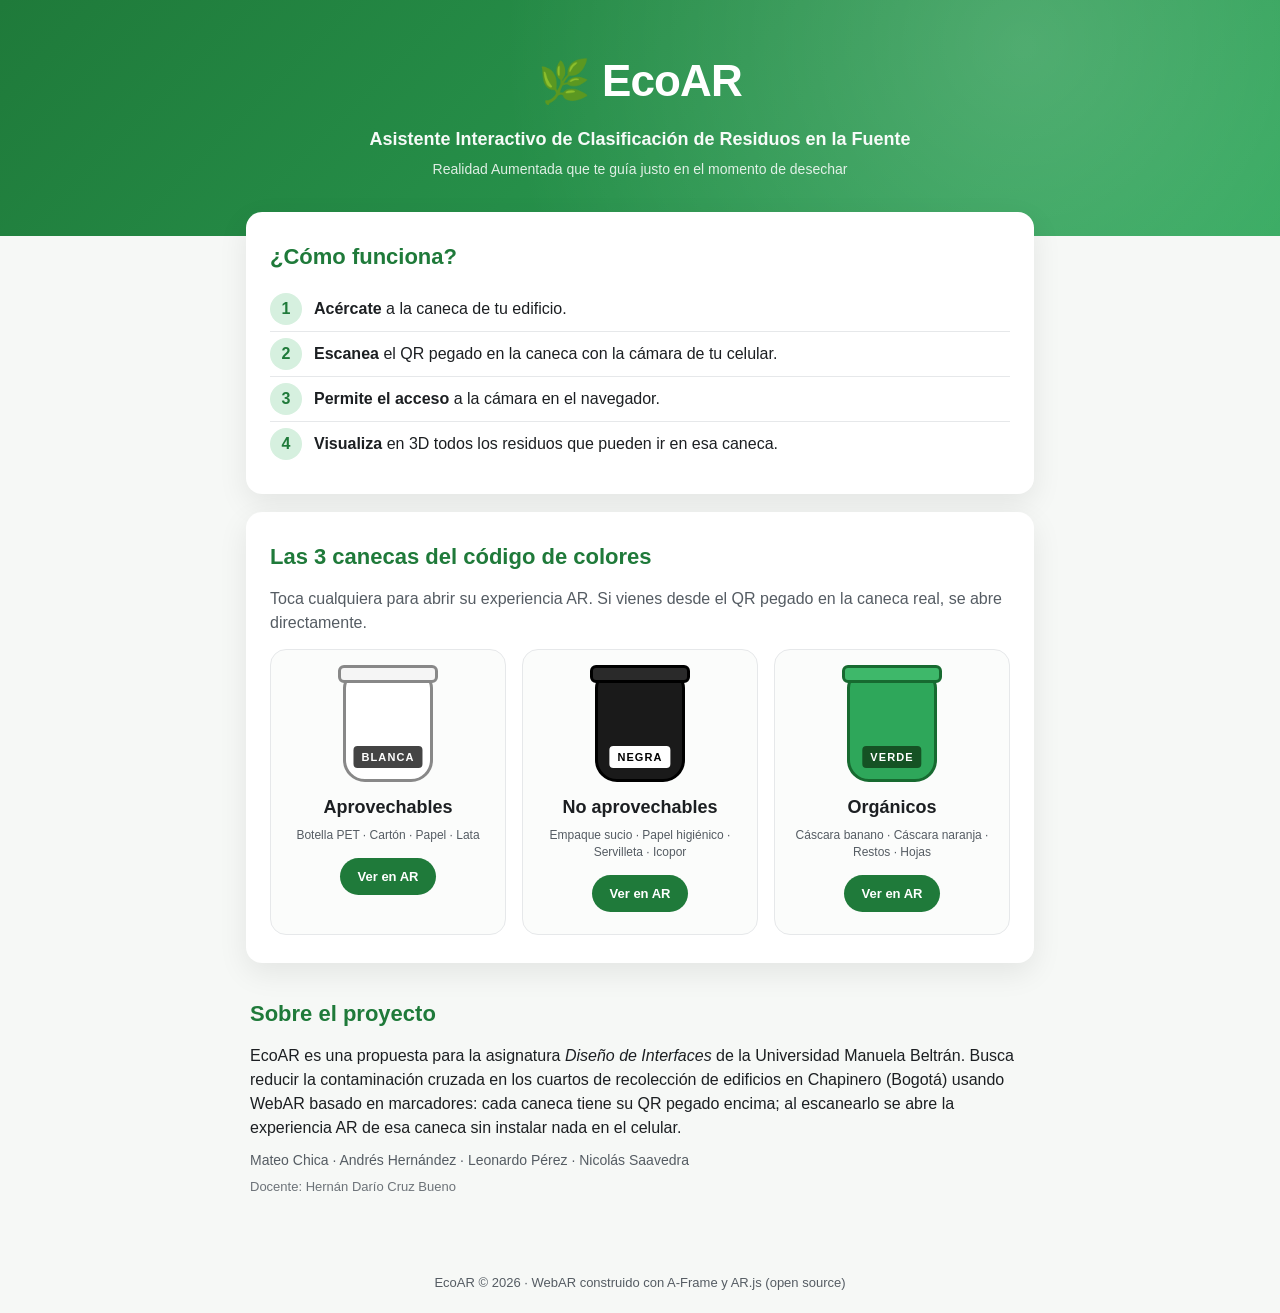
<file: index.html>
<!DOCTYPE html>
<html lang="es">
<head>
  <meta charset="UTF-8" />
  <meta name="viewport" content="width=device-width, initial-scale=1.0, maximum-scale=1.0, user-scalable=no" />
  <title>EcoAR · Clasificación de Residuos</title>
  <link rel="stylesheet" href="assets/styles.css" />
  <meta name="theme-color" content="#1f7a3a" />
</head>
<body>
  <header class="hero">
    <div class="hero-inner">
      <div class="logo">
        <span class="leaf">🌿</span>
        <h1>EcoAR</h1>
      </div>
      <p class="tagline">Asistente Interactivo de Clasificación de Residuos en la Fuente</p>
      <p class="sub">Realidad Aumentada que te guía justo en el momento de desechar</p>
    </div>
  </header>

  <main>
    <section class="card-section">
      <h2>¿Cómo funciona?</h2>
      <ol class="steps">
        <li><strong>Acércate</strong> a la caneca de tu edificio.</li>
        <li><strong>Escanea</strong> el QR pegado en la caneca con la cámara de tu celular.</li>
        <li><strong>Permite el acceso</strong> a la cámara en el navegador.</li>
        <li><strong>Visualiza</strong> en 3D todos los residuos que pueden ir en esa caneca.</li>
      </ol>
    </section>

    <section class="card-section">
      <h2>Las 3 canecas del código de colores</h2>
      <p class="lead">Toca cualquiera para abrir su experiencia AR. Si vienes desde el QR pegado en la caneca real, se abre directamente.</p>
      <div class="caneca-grid">

        <a class="caneca-card blanca" href="ar.html?caneca=blanca">
          <div class="caneca-visual">
            <div class="bin"></div>
            <div class="bin-label">BLANCA</div>
          </div>
          <h3>Aprovechables</h3>
          <p class="items-preview">Botella PET · Cartón · Papel · Lata</p>
          <span class="cta">Ver en AR</span>
        </a>

        <a class="caneca-card negra" href="ar.html?caneca=negra">
          <div class="caneca-visual">
            <div class="bin"></div>
            <div class="bin-label">NEGRA</div>
          </div>
          <h3>No aprovechables</h3>
          <p class="items-preview">Empaque sucio · Papel higiénico · Servilleta · Icopor</p>
          <span class="cta">Ver en AR</span>
        </a>

        <a class="caneca-card verde" href="ar.html?caneca=verde">
          <div class="caneca-visual">
            <div class="bin"></div>
            <div class="bin-label">VERDE</div>
          </div>
          <h3>Orgánicos</h3>
          <p class="items-preview">Cáscara banano · Cáscara naranja · Restos · Hojas</p>
          <span class="cta">Ver en AR</span>
        </a>

      </div>
    </section>

    <section class="card-section subtle">
      <h2>Sobre el proyecto</h2>
      <p>
        EcoAR es una propuesta para la asignatura <em>Diseño de Interfaces</em> de la
        Universidad Manuela Beltrán. Busca reducir la contaminación cruzada en los cuartos
        de recolección de edificios en Chapinero (Bogotá) usando WebAR basado en marcadores:
        cada caneca tiene su QR pegado encima; al escanearlo se abre la experiencia AR de
        esa caneca sin instalar nada en el celular.
      </p>
      <p class="authors">
        Mateo Chica · Andrés Hernández · Leonardo Pérez · Nicolás Saavedra
        <br/><span class="course">Docente: Hernán Darío Cruz Bueno</span>
      </p>
    </section>
  </main>

  <footer>
    <p>EcoAR © 2026 · WebAR construido con A-Frame y AR.js (open source)</p>
  </footer>
</body>
</html>
</file>
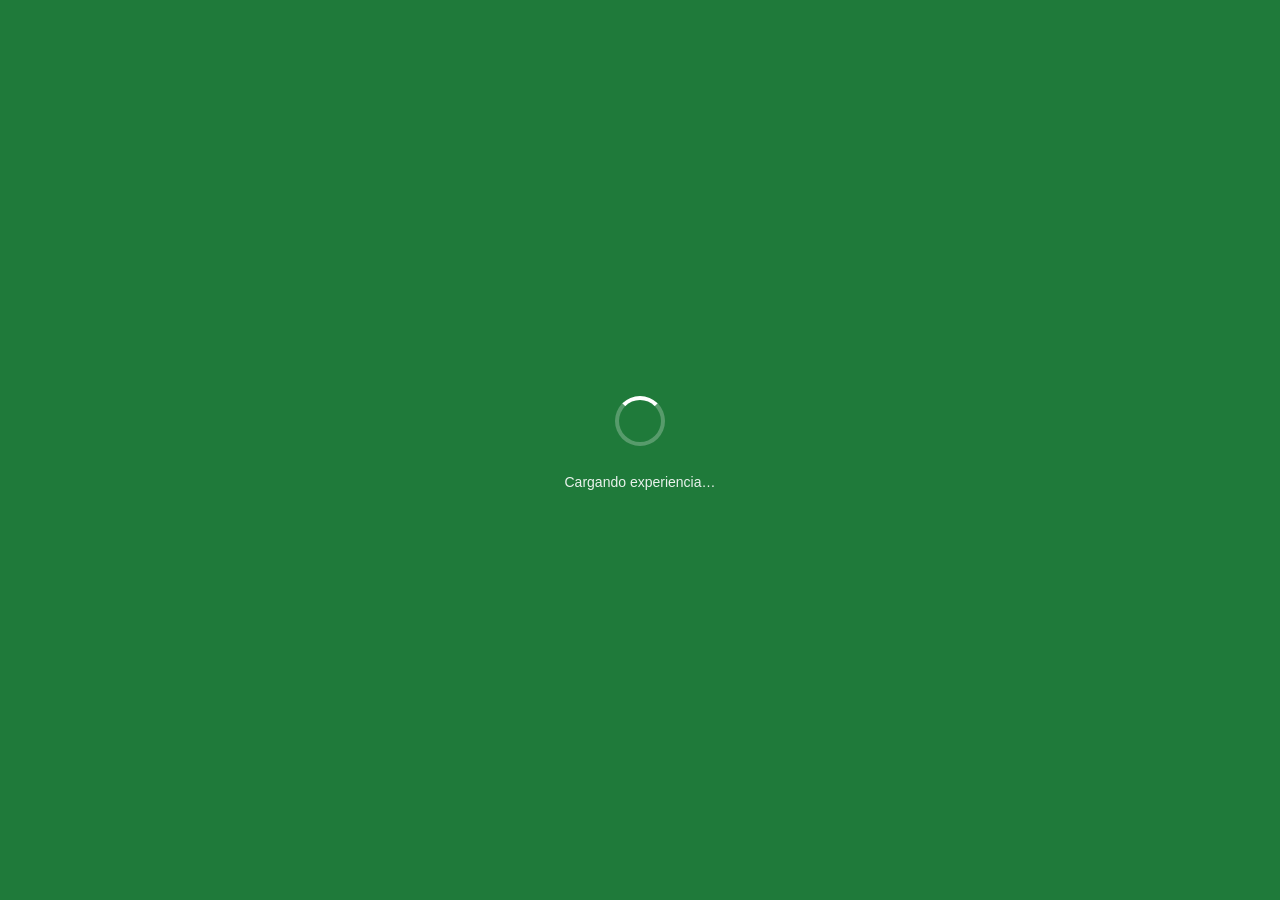
<file: ar.html>
<!DOCTYPE html>
<html lang="es">
<head>
  <meta charset="UTF-8" />
  <meta name="viewport" content="width=device-width, initial-scale=1.0, maximum-scale=1.0, user-scalable=no" />
  <title>EcoAR · Caneca</title>
  <script src="https://aframe.io/releases/1.3.0/aframe.min.js"></script>
  <script>
    const urlParams = new URLSearchParams(window.location.search);
    // AR es el modo por defecto. Para forzar vista 3D usar ?mode=3d
    const isARMode = urlParams.get("mode") !== "3d";
    // Nota: ya no cargamos AR.js. En modo AR usamos getUserMedia directamente
    // y renderizamos la escena 3D con fondo transparente sobre el video.
  </script>
  <style>
    html, body { margin: 0; padding: 0; overflow: hidden; font-family: -apple-system, BlinkMacSystemFont, "Segoe UI", Roboto, sans-serif; background: #000; }
    a-scene { width: 100vw; height: 100vh; display: block; position: relative; z-index: 2; background: transparent !important; }
    #camVideo { position: fixed; inset: 0; width: 100vw; height: 100vh; object-fit: cover; z-index: 1; background: #000; }
    #camError { position: fixed; top: 50%; left: 50%; transform: translate(-50%, -50%); color: #fff; background: rgba(0,0,0,0.75); padding: 14px 18px; border-radius: 12px; font-size: 14px; max-width: 80vw; text-align: center; z-index: 40; display: none; }
    #hud { position: fixed; inset: 0; pointer-events: none; z-index: 10; display: flex; flex-direction: column; justify-content: space-between; }
    #top { pointer-events: auto; display: flex; align-items: center; justify-content: space-between; padding: 12px 14px; background: linear-gradient(180deg, rgba(0,0,0,0.65), rgba(0,0,0,0)); color: white; }
    #top .title { font-weight: 700; font-size: 16px; display: flex; align-items: center; gap: 10px; }
    #top .bag-dot { width: 22px; height: 22px; border-radius: 50% 50% 6px 6px; border: 2px solid rgba(255,255,255,0.4); }
    #top .pill { font-size: 11px; padding: 4px 10px; border-radius: 999px; background: rgba(255,255,255,0.2); backdrop-filter: blur(8px); }
    #top a.back { color: white; text-decoration: none; width: 36px; height: 36px; border-radius: 50%; background: rgba(255,255,255,0.22); backdrop-filter: blur(8px); display: flex; align-items: center; justify-content: center; font-size: 18px; }
    #panel { pointer-events: auto; margin: 0 14px 16px; background: rgba(255,255,255,0.96); backdrop-filter: blur(12px); border-radius: 18px; padding: 16px 18px; box-shadow: 0 10px 30px rgba(0,0,0,0.35); color: #1c1f22; }
    #panel .label { font-size: 11px; font-weight: 700; letter-spacing: 0.1em; text-transform: uppercase; color: #1f7a3a; }
    #panel h2 { margin: 4px 0 6px; font-size: 21px; }
    #panel .desc { font-size: 14px; color: #555c63; line-height: 1.4; margin-bottom: 12px; }
    #panel .items-list { display: grid; grid-template-columns: 1fr 1fr; gap: 6px; margin-bottom: 12px; }
    #panel .item-chip { background: #f0f5f1; border: 1px solid #d8e6dd; color: #1f7a3a; font-size: 12px; padding: 6px 10px; border-radius: 10px; text-align: center; font-weight: 600; }
    #panel .buttons { display: flex; gap: 8px; }
    #panel button { flex: 1; pointer-events: auto; background: #1f7a3a; color: #fff; border: none; border-radius: 999px; padding: 10px 14px; font-size: 13px; font-weight: 600; cursor: pointer; }
    #panel button.alt { background: #fff; color: #1f7a3a; border: 1.5px solid #1f7a3a; }
    #loader { position: fixed; inset: 0; background: #1f7a3a; color: white; display: flex; align-items: center; justify-content: center; flex-direction: column; z-index: 50; gap: 14px; transition: opacity 0.5s; }
    #loader .spinner { width: 42px; height: 42px; border-radius: 50%; border: 4px solid rgba(255,255,255,0.25); border-top-color: #ffffff; animation: spin 0.9s linear infinite; }
    @keyframes spin { to { transform: rotate(360deg); } }
    #loader p { font-size: 14px; opacity: 0.9; }
    #toast { position: fixed; top: 70px; left: 50%; transform: translateX(-50%); background: rgba(0,0,0,0.8); color: white; padding: 10px 16px; border-radius: 999px; font-size: 13px; z-index: 30; pointer-events: none; transition: opacity 0.3s; opacity: 0; }
    #toast.show { opacity: 1; }
  </style>
</head>
<body>
  <video id="camVideo" autoplay playsinline muted></video>
  <div id="camError"></div>
  <div id="loader"><div class="spinner"></div><p id="loaderText">Cargando experiencia…</p></div>
  <div id="toast"></div>
  <div id="hud">
    <div id="top">
      <a class="back" href="index.html" title="Volver">←</a>
      <div class="title"><span class="bag-dot" id="bagDot"></span><span id="hudName">—</span></div>
      <span class="pill" id="modePill">Vista 3D</span>
    </div>
    <div id="panel">
      <div class="label">CANECA ECOAR</div>
      <h2 id="canecaTitle">—</h2>
      <p class="desc" id="canecaDesc">—</p>
      <div class="items-list" id="itemsList"></div>
      <div class="buttons">
        <button id="rotateBtn">Acelerar giro</button>
        <button class="alt" id="modeBtn">Vista 3D</button>
      </div>
    </div>
  </div>
  
  <script>
    // Una sola escena para ambos modos. En AR el fondo es transparente y debajo se ve el <video>.
    document.write('<a-scene id="scene" embedded vr-mode-ui="enabled: false" renderer="precision: medium; antialias: true; alpha: true" loading-screen="enabled: false">');
  </script>
    
    <a-marker preset="hiro" id="arMarker">
      <a-entity id="contentRoot" position="0 0 0" scale="0.4 0.4 0.4">
        <a-light type="ambient" color="#ffffff" intensity="0.85"></a-light>
        <a-light type="directional" position="2 4 3" intensity="0.6" color="#ffffff"></a-light>
        <a-entity id="bin" position="0 0 0">
          <a-cylinder id="binBody" radius="0.45" height="0.9" position="0 0.45 0" material="roughness: 0.6"></a-cylinder>
          <a-torus id="binRim" radius="0.45" radius-tubular="0.025" position="0 0.9 0" rotation="90 0 0"></a-torus>
          <a-text id="binLabel" value="—" align="center" position="0 1.15 0" color="#ffffff" width="3" geometry="primitive: plane; width: 1.0; height: 0.18" material="color: #1f7a3a; opacity: 0.95; shader: flat"></a-text>
        </a-entity>
        <a-entity id="carousel" position="0 1.0 0" animation="property: rotation; to: 0 360 0; dur: 14000; loop: true; easing: linear">
          <a-entity id="slot0" position="0.9 0 0"></a-entity>
          <a-entity id="slot1" position="0 0 0.9"></a-entity>
          <a-entity id="slot2" position="-0.9 0 0"></a-entity>
          <a-entity id="slot3" position="0 0 -0.9"></a-entity>
        </a-entity>
        <a-ring color="#1f7a3a" radius-inner="1.3" radius-outer="1.4" rotation="-90 0 0" position="0 0.001 0" opacity="0.5"></a-ring>
        <a-circle color="#ffffff" radius="1.28" rotation="-90 0 0" position="0 0.002 0" opacity="0.15"></a-circle>
      </a-entity>
    </a-marker>
    
    <a-entity id="cam" camera position="0 1.6 3.5" look-controls="touchEnabled: true; magicWindowTrackingEnabled: false"></a-entity>
  </a-scene>

  <script>
    const CANECAS = {
      blanca: { name: "Caneca BLANCA", title: "Aprovechables", desc: "Materiales limpios y secos que se pueden reciclar.", binColor: "#ffffff", binRimColor: "#888888", labelBg: "#444444", labelColor: "#ffffff", bgColor: "#e3f2fd", items: [ {name:"Botella PET",build:buildBottle}, {name:"Caja de cartón",build:buildCardboard}, {name:"Papel",build:buildPaper}, {name:"Lata de aluminio",build:buildCan} ]},
      negra:  { name: "Caneca NEGRA",  title: "No aprovechables", desc: "Residuos contaminados o no reciclables que van al relleno sanitario.", binColor: "#1a1a1a", binRimColor: "#3a3a3a", labelBg: "#1a1a1a", labelColor: "#ffffff", bgColor: "#546e7a", items: [ {name:"Empaque sucio",build:buildDirtyContainer}, {name:"Papel higiénico",build:buildToiletPaper}, {name:"Servilleta usada",build:buildNapkin}, {name:"Icopor",build:buildStyrofoam} ]},
      verde:  { name: "Caneca VERDE",  title: "Orgánicos", desc: "Restos biodegradables para compostaje o aprovechamiento.", binColor: "#2ea75a", binRimColor: "#176a30", labelBg: "#176a30", labelColor: "#ffffff", bgColor: "#cfe9d6", items: [ {name:"Cáscara de banano",build:buildBanana}, {name:"Cáscara de naranja",build:buildOrange}, {name:"Restos de comida",build:buildFoodScraps}, {name:"Hojas / café",build:buildLeaves} ]}
    };

    function wrap(html, opts={}) {
      const e = document.createElement("a-entity");
      e.innerHTML = html;
      e.setAttribute("animation__bob", "property: position; from: 0 -0.06 0; to: 0 0.06 0; dir: alternate; loop: true; dur: 1500; easing: easeInOutSine");
      const r = opts.rot || "0 0 0";
      e.setAttribute("animation__spin", `property: rotation; from: ${r}; to: ${addY(r,360)}; loop: true; dur: 4000; easing: linear`);
      if (opts.label) {
        const t = document.createElement("a-entity");
        t.innerHTML = `<a-plane width="0.5" height="0.11" color="#ffffff" opacity="0.95" position="0 -0.28 0" material="shader: flat"></a-plane><a-text value="${opts.label}" align="center" color="#1f7a3a" width="2" position="0 -0.28 0.001" wrap-count="22"></a-text>`;
        e.appendChild(t);
      }
      return e;
    }
    function addY(rot, delta) { const p = rot.split(" ").map(Number); return `${p[0]} ${p[1]+delta} ${p[2]}`; }

    function buildBottle() { return wrap(`<a-cylinder color="#4fc3f7" radius="0.10" height="0.32" opacity="0.75" material="roughness: 0.1; transparent: true"></a-cylinder><a-cylinder color="#4fc3f7" radius="0.05" height="0.10" position="0 0.21 0" opacity="0.85"></a-cylinder><a-cylinder color="#0277bd" radius="0.058" height="0.04" position="0 0.275 0"></a-cylinder><a-plane color="#ffffff" width="0.16" height="0.08" position="0 0 0.101" material="shader: flat"></a-plane><a-plane color="#1f7a3a" width="0.08" height="0.025" position="0 0.005 0.102" material="shader: flat"></a-plane>`, {label:"Botella PET"}); }
    function buildCardboard() { return wrap(`<a-box color="#a1887f" depth="0.28" width="0.28" height="0.2" material="roughness: 0.9"></a-box><a-box color="#6d4c41" depth="0.282" width="0.008" height="0.202"></a-box><a-box color="#6d4c41" depth="0.008" width="0.282" height="0.202"></a-box><a-plane color="#5d4037" width="0.25" height="0.012" position="0 0.101 0" rotation="-90 0 0" material="shader: flat"></a-plane>`, {rot:"0 30 0", label:"Caja de cartón"}); }
    function buildPaper() { return wrap(`<a-box color="#ffffff" depth="0.20" width="0.15" height="0.008"></a-box><a-box color="#fafafa" depth="0.20" width="0.15" height="0.008" position="0.005 0.012 0.005"></a-box><a-box color="#f5f5f5" depth="0.20" width="0.15" height="0.008" position="-0.005 0.024 -0.005"></a-box><a-box color="#ffffff" depth="0.20" width="0.15" height="0.008" position="0 0.036 0"></a-box><a-plane color="#1976d2" width="0.09" height="0.005" position="0 0.041 0.02" rotation="-90 0 0" material="shader: flat"></a-plane>`, {label:"Papel"}); }
    function buildCan() { return wrap(`<a-cylinder color="#e53935" radius="0.07" height="0.25" material="roughness: 0.2; metalness: 0.7"></a-cylinder><a-cylinder color="#b71c1c" radius="0.071" height="0.008" position="0 0.125 0"></a-cylinder><a-cylinder color="#b71c1c" radius="0.071" height="0.008" position="0 -0.125 0"></a-cylinder><a-ring color="#9e9e9e" radius-inner="0.018" radius-outer="0.034" position="0 0.13 0" rotation="-90 0 0"></a-ring><a-plane color="#ffffff" width="0.11" height="0.06" position="0 0 0.071" material="shader: flat"></a-plane>`, {label:"Lata"}); }
    function buildDirtyContainer() { return wrap(`<a-box color="#bcaaa4" depth="0.28" width="0.32" height="0.12" material="roughness: 0.95"></a-box><a-box color="#8d6e63" depth="0.28" width="0.32" height="0.008" position="0 0.065 0"></a-box><a-sphere color="#a0522d" radius="0.028" position="0.06 0.08 0.04"></a-sphere><a-sphere color="#6d4c41" radius="0.018" position="-0.05 0.075 -0.03"></a-sphere><a-cone color="#827717" radius-bottom="0.022" height="0.04" position="0.03 0.09 -0.06"></a-cone>`, {label:"Empaque sucio"}); }
    function buildToiletPaper() { return wrap(`<a-cylinder color="#ffffff" radius="0.11" height="0.16" material="roughness: 0.95" rotation="90 0 0"></a-cylinder><a-cylinder color="#5d4037" radius="0.04" height="0.165" rotation="90 0 0"></a-cylinder><a-cylinder color="#f5f5f5" radius="0.112" height="0.008" position="0 0.06 0" rotation="90 0 0" material="shader: flat"></a-cylinder>`, {label:"Papel higiénico"}); }
    function buildNapkin() { return wrap(`<a-plane color="#ffffff" width="0.28" height="0.28" rotation="-50 20 0" material="side: double; roughness: 0.9"></a-plane><a-circle color="#d84315" radius="0.04" position="0.04 0.02 0.005" rotation="-50 20 0" material="shader: flat; side: double"></a-circle><a-circle color="#bf360c" radius="0.025" position="-0.05 -0.03 0.006" rotation="-50 20 0" material="shader: flat; side: double"></a-circle>`, {label:"Servilleta usada"}); }
    function buildStyrofoam() { return wrap(`<a-box color="#fafafa" depth="0.24" width="0.28" height="0.07" material="roughness: 1"></a-box><a-box color="#fafafa" depth="0.22" width="0.27" height="0.008" position="0 0.04 0"></a-box><a-box color="#e0e0e0" depth="0.21" width="0.26" height="0.002" position="0 0.045 0" material="shader: flat"></a-box>`, {label:"Icopor"}); }
    function buildBanana() { return wrap(`<a-entity rotation="0 0 25"><a-cylinder color="#fbc02d" radius="0.035" height="0.28" material="roughness: 0.6"></a-cylinder><a-cylinder color="#f57f17" radius="0.018" height="0.06" position="0 0.14 0"></a-cylinder><a-cylinder color="#827717" radius="0.008" height="0.03" position="0 0.18 0"></a-cylinder><a-cylinder color="#33691e" radius="0.028" height="0.012" position="0 -0.145 0"></a-cylinder></a-entity>`, {label:"Cáscara banano"}); }
    function buildOrange() { return wrap(`<a-sphere color="#ff9800" radius="0.10" material="roughness: 0.85"></a-sphere><a-cylinder color="#33691e" radius="0.009" height="0.02" position="0 0.105 0"></a-cylinder><a-sphere color="#fff3e0" radius="0.07" position="0 -0.06 0" scale="1 0.5 1"></a-sphere>`, {label:"Cáscara naranja"}); }
    function buildFoodScraps() { return wrap(`<a-sphere color="#8d6e63" radius="0.06"></a-sphere><a-sphere color="#fdd835" radius="0.04" position="0.06 0.02 0.03"></a-sphere><a-sphere color="#d32f2f" radius="0.035" position="-0.05 0.01 0.04"></a-sphere><a-sphere color="#558b2f" radius="0.028" position="0.02 0.05 -0.04"></a-sphere><a-sphere color="#ef6c00" radius="0.032" position="-0.04 0.03 -0.03"></a-sphere><a-cylinder color="#6d4c41" radius="0.008" height="0.06" position="0.04 0.07 0" rotation="20 0 0"></a-cylinder>`, {label:"Restos de comida"}); }
    function buildLeaves() { return wrap(`<a-cone color="#33691e" radius-bottom="0.08" radius-top="0.008" height="0.13" rotation="-20 0 0"></a-cone><a-cone color="#558b2f" radius-bottom="0.065" radius-top="0.008" height="0.10" position="0.05 0.015 0.03" rotation="-10 30 0"></a-cone><a-cone color="#2e7d32" radius-bottom="0.07" radius-top="0.008" height="0.115" position="-0.04 0.005 -0.025" rotation="-30 -45 10"></a-cone><a-sphere color="#4e342e" radius="0.05" position="0 -0.04 0" scale="1 0.4 1"></a-sphere>`, {label:"Hojas / café"}); }

    const canecaKey = urlParams.get("caneca") || "blanca";
    const cfg = CANECAS[canecaKey] || CANECAS.blanca;

    document.getElementById("hudName").textContent = cfg.name;
    document.getElementById("canecaTitle").textContent = cfg.title;
    document.getElementById("canecaDesc").textContent = cfg.desc;
    const bagDot = document.getElementById("bagDot");
    bagDot.style.background = cfg.binColor;
    bagDot.style.borderColor = cfg.binRimColor;
    document.title = "EcoAR · " + cfg.name;

    const itemsList = document.getElementById("itemsList");
    cfg.items.forEach(it => {
      const chip = document.createElement("div");
      chip.className = "item-chip";
      chip.textContent = it.name;
      itemsList.appendChild(chip);
    });

    document.getElementById("binBody").setAttribute("color", cfg.binColor);
    document.getElementById("binRim").setAttribute("color", cfg.binRimColor);
    const binLabel = document.getElementById("binLabel");
    binLabel.setAttribute("value", cfg.name.toUpperCase());
    binLabel.setAttribute("color", cfg.labelColor);
    binLabel.setAttribute("material", `color: ${cfg.labelBg}; opacity: 0.95; shader: flat`);

    for (let i = 0; i < 4; i++) {
      const slot = document.getElementById(`slot${i}`);
      const item = cfg.items[i];
      if (item) slot.appendChild(item.build());
    }

    const scene = document.getElementById("scene");
    const root = document.getElementById("contentRoot");
    const cam = document.getElementById("cam");

    // Sacar el contentRoot del marker (que ya no usamos) y colgarlo de la escena.
    const marker = document.getElementById("arMarker");
    if (marker && marker.parentNode) marker.parentNode.removeChild(marker);
    scene.appendChild(root);
    root.setAttribute("scale", "1 1 1");
    root.setAttribute("position", "0 0 0");

    const camVideo = document.getElementById("camVideo");

    if (!isARMode) {
      // Modo 3D normal con fondo de color
      camVideo.style.display = "none";
      scene.setAttribute("background", `color: ${cfg.bgColor}`);
      document.body.style.background = cfg.bgColor;
      document.documentElement.style.background = cfg.bgColor;
    } else {
      // Modo AR: fondo transparente, debajo se ve el <video> con la cámara trasera.
      scene.removeAttribute("background");
      document.body.style.background = "#000";
      document.documentElement.style.background = "#000";

      // La cámara 3D usa la misma posición que en modo 3D (vista que ya se ve bien centrada).
      cam.setAttribute("look-controls", "touchEnabled: true; magicWindowTrackingEnabled: false");

      document.getElementById("modePill").textContent = "Modo AR";
      const modeBtn = document.getElementById("modeBtn");
      modeBtn.textContent = "Volver a 3D";
      modeBtn.classList.remove("alt");

      // Pedir la cámara trasera del dispositivo
      async function startCamera() {
        if (!navigator.mediaDevices || !navigator.mediaDevices.getUserMedia) {
          showCamError("Este navegador no permite acceso a la cámara. Abre en Chrome o Safari.");
          return;
        }
        try {
          let stream;
          try {
            stream = await navigator.mediaDevices.getUserMedia({
              video: { facingMode: { ideal: "environment" }, width: { ideal: 1280 }, height: { ideal: 720 } },
              audio: false
            });
          } catch (e) {
            // Fallback: cualquier cámara
            stream = await navigator.mediaDevices.getUserMedia({ video: true, audio: false });
          }
          camVideo.srcObject = stream;
          await camVideo.play().catch(() => {});
          setTimeout(() => showToast("📷 Cámara AR activa"), 800);
        } catch (err) {
          console.error(err);
          let msg = "No se pudo acceder a la cámara.";
          if (err && err.name === "NotAllowedError") msg = "Permiso de cámara denegado. Acéptalo en la barra de direcciones y recarga.";
          else if (err && err.name === "NotFoundError") msg = "No se detectó ninguna cámara en este dispositivo.";
          else if (location.protocol !== "https:" && location.hostname !== "localhost") msg = "La cámara solo funciona sobre HTTPS. Abre la URL con https://";
          showCamError(msg);
        }
      }

      function showCamError(msg) {
        const el = document.getElementById("camError");
        el.textContent = msg;
        el.style.display = "block";
      }

      startCamera();
    }

    // Botón para alternar entre AR (default) y vista 3D
    document.getElementById("modeBtn").addEventListener("click", () => {
      const btn = document.getElementById("modeBtn");
      btn.textContent = "Cargando...";
      btn.disabled = true;

      const url = new URL(window.location.href);
      if (isARMode) {
        url.searchParams.set("mode", "3d");
      } else {
        url.searchParams.delete("mode");
      }
      window.location.href = url.toString();
    });

    // Botón para acelerar/normalizar el giro del carrusel
    let fast = false;
    document.getElementById("rotateBtn").addEventListener("click", () => {
      const car = document.getElementById("carousel");
      fast = !fast;
      car.setAttribute("animation", `property: rotation; to: 0 360 0; dur: ${fast ? 4000 : 14000}; loop: true; easing: linear`);
      showToast(fast ? "Giro rápido" : "Giro normal");
    });

    let toastT;
    function showToast(msg) {
      const t = document.getElementById("toast");
      t.textContent = msg;
      t.classList.add("show");
      clearTimeout(toastT);
      toastT = setTimeout(() => t.classList.remove("show"), 1800);
    }

    function hideLoader() {
      const l = document.getElementById("loader");
      if (l) {
        l.style.opacity = "0";
        setTimeout(() => l.style.display = "none", 500);
      }
    }

    if (scene.hasLoaded) hideLoader();
    else scene.addEventListener("loaded", hideLoader);
    setTimeout(hideLoader, 5000);
  </script>
</body>
</html>
</file>
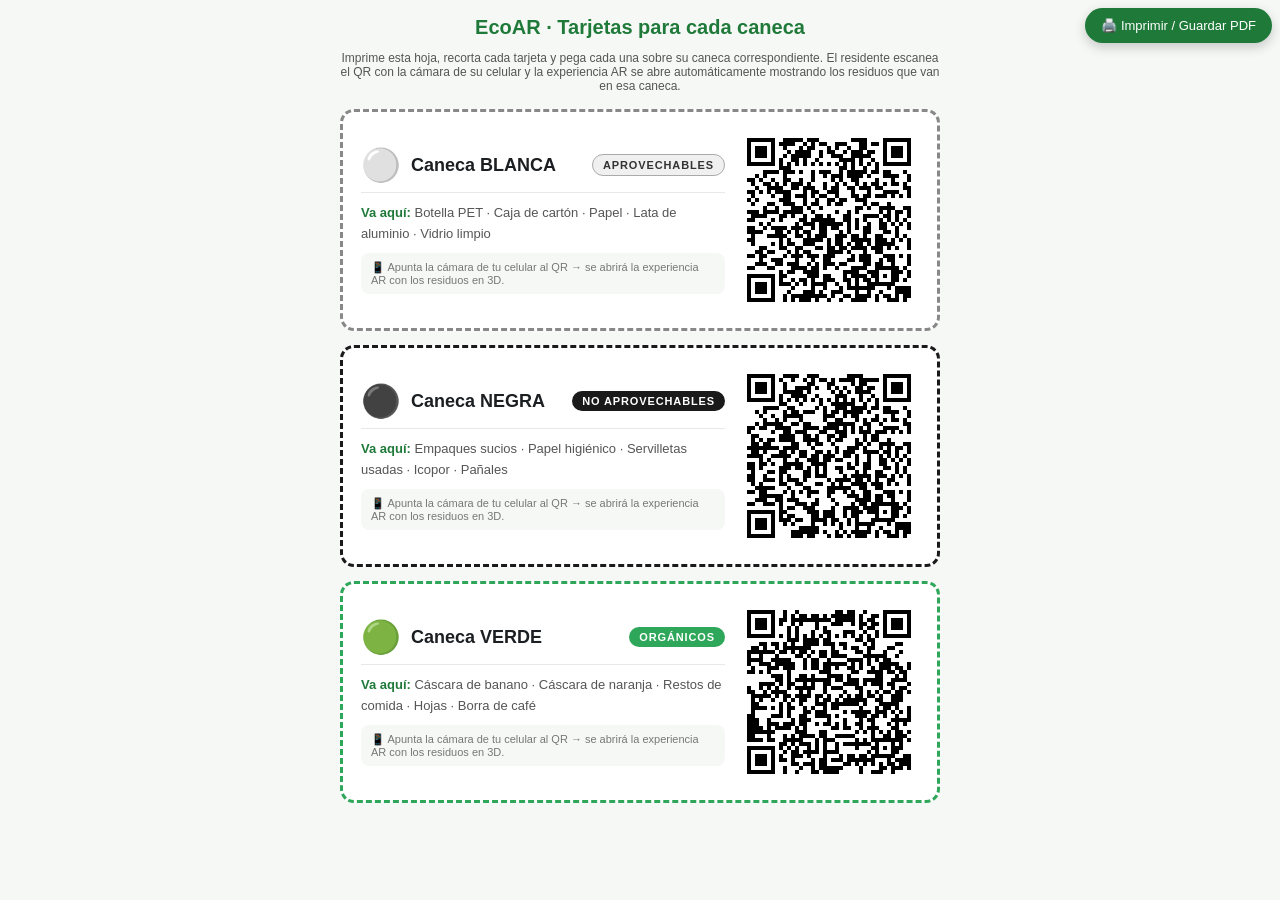
<file: cards/cards.html>
<!DOCTYPE html>
<html lang="es">
<head>
  <meta charset="UTF-8" />
  <title>EcoAR · Tarjetas para canecas</title>
  <style>
    @page { size: A4 portrait; margin: 10mm; }
    * { box-sizing: border-box; }
    body {
      font-family: -apple-system, BlinkMacSystemFont, "Segoe UI", Roboto, sans-serif;
      color: #1c1f22; margin: 0; padding: 16px; background: #f6f8f6;
    }
    h1 { font-size: 20px; color: #1f7a3a; margin: 0 0 8px; text-align: center; }
    .legend {
      font-size: 12px; color: #555; text-align: center; margin-bottom: 16px;
      max-width: 600px; margin-left: auto; margin-right: auto;
    }
    .grid { display: grid; grid-template-columns: 1fr; gap: 14px; max-width: 600px; margin: 0 auto; }
    .card {
      background: white; border: 3px dashed;
      border-radius: 14px; padding: 18px;
      display: flex; gap: 14px; align-items: center;
      page-break-inside: avoid;
    }
    .card.blanca { border-color: #888; }
    .card.negra  { border-color: #1a1a1a; }
    .card.verde  { border-color: #2ea75a; }
    .card .left { flex: 1; }
    .card .right img { width: 180px; height: 180px; display: block; }
    .card header {
      display: flex; align-items: center; gap: 10px;
      padding-bottom: 8px;
      border-bottom: 1px solid #e6e8ea; margin-bottom: 10px;
    }
    .card header .icon { font-size: 32px; }
    .card header .name { font-weight: 800; font-size: 18px; }
    .card header .bag-badge {
      margin-left: auto; font-size: 11px; padding: 4px 10px; border-radius: 999px;
      font-weight: 800; letter-spacing: 0.08em;
    }
    .card.blanca .bag-badge { background: #f0f0f0; color: #333; border: 1px solid #aaa; }
    .card.negra .bag-badge { background: #1a1a1a; color: #fff; }
    .card.verde .bag-badge { background: #2ea75a; color: #fff; }

    .card .items {
      font-size: 13px; color: #555; line-height: 1.6;
    }
    .card .items strong { color: #1f7a3a; }
    .card .instructions {
      font-size: 11px; color: #777; margin-top: 8px;
      padding: 8px 10px; background: #f6f8f6; border-radius: 8px;
    }

    .toolbar {
      position: fixed; top: 8px; right: 8px;
      background: #1f7a3a; color: white;
      padding: 10px 16px; border-radius: 999px; font-size: 13px;
      cursor: pointer; user-select: none; box-shadow: 0 4px 12px rgba(0,0,0,0.2);
    }
    @media print {
      body { background: white; padding: 0; }
      .toolbar, .legend { display: none; }
    }
  </style>
</head>
<body>
  <div class="toolbar" onclick="window.print()">🖨️ Imprimir / Guardar PDF</div>

  <h1>EcoAR · Tarjetas para cada caneca</h1>
  <p class="legend">
    Imprime esta hoja, recorta cada tarjeta y pega cada una sobre su caneca correspondiente.
    El residente escanea el QR con la cámara de su celular y la experiencia AR se abre
    automáticamente mostrando los residuos que van en esa caneca.
  </p>

  <div class="grid">

    <div class="card blanca">
      <div class="left">
        <header>
          <div class="icon">⚪</div>
          <div class="name">Caneca BLANCA</div>
          <div class="bag-badge">APROVECHABLES</div>
        </header>
        <div class="items">
          <strong>Va aquí:</strong> Botella PET · Caja de cartón · Papel · Lata de aluminio · Vidrio limpio
        </div>
        <div class="instructions">
          📱 Apunta la cámara de tu celular al QR → se abrirá la experiencia AR con los residuos en 3D.
        </div>
      </div>
      <div class="right">
        <img src="../qr/qr-caneca-blanca.png" alt="QR Caneca Blanca" />
      </div>
    </div>

    <div class="card negra">
      <div class="left">
        <header>
          <div class="icon">⚫</div>
          <div class="name">Caneca NEGRA</div>
          <div class="bag-badge">NO APROVECHABLES</div>
        </header>
        <div class="items">
          <strong>Va aquí:</strong> Empaques sucios · Papel higiénico · Servilletas usadas · Icopor · Pañales
        </div>
        <div class="instructions">
          📱 Apunta la cámara de tu celular al QR → se abrirá la experiencia AR con los residuos en 3D.
        </div>
      </div>
      <div class="right">
        <img src="../qr/qr-caneca-negra.png" alt="QR Caneca Negra" />
      </div>
    </div>

    <div class="card verde">
      <div class="left">
        <header>
          <div class="icon">🟢</div>
          <div class="name">Caneca VERDE</div>
          <div class="bag-badge">ORGÁNICOS</div>
        </header>
        <div class="items">
          <strong>Va aquí:</strong> Cáscara de banano · Cáscara de naranja · Restos de comida · Hojas · Borra de café
        </div>
        <div class="instructions">
          📱 Apunta la cámara de tu celular al QR → se abrirá la experiencia AR con los residuos en 3D.
        </div>
      </div>
      <div class="right">
        <img src="../qr/qr-caneca-verde.png" alt="QR Caneca Verde" />
      </div>
    </div>

  </div>
</body>
</html>
</file>
<file: assets/styles.css>
/* EcoAR — estilos generales */
* { box-sizing: border-box; margin: 0; padding: 0; }

:root {
  --verde-1: #1f7a3a;
  --verde-2: #2ea75a;
  --verde-claro: #d6f0df;
  --gris-1: #1c1f22;
  --gris-2: #555c63;
  --gris-3: #e6e8ea;
  --blanco: #ffffff;
  --negro: #1a1a1a;
  --shadow: 0 10px 30px rgba(0, 0, 0, 0.08);
}

html, body {
  font-family: -apple-system, BlinkMacSystemFont, "Segoe UI", Roboto, "Helvetica Neue", Arial, sans-serif;
  color: var(--gris-1);
  background: #f6f8f6;
  -webkit-font-smoothing: antialiased;
  line-height: 1.5;
}

.hero {
  background: linear-gradient(135deg, var(--verde-1) 0%, var(--verde-2) 100%);
  color: var(--blanco);
  padding: 48px 20px 56px;
  text-align: center;
  position: relative;
  overflow: hidden;
}
.hero::before {
  content: "";
  position: absolute; inset: 0;
  background: radial-gradient(circle at 80% 20%, rgba(255,255,255,0.18), transparent 50%);
  pointer-events: none;
}
.hero-inner { position: relative; max-width: 720px; margin: 0 auto; }
.logo { display: flex; align-items: center; justify-content: center; gap: 12px; margin-bottom: 12px; }
.logo .leaf { font-size: 42px; }
.logo h1 { font-size: 44px; letter-spacing: -0.02em; }
.tagline { font-size: 18px; font-weight: 600; opacity: 0.96; }
.sub { font-size: 14px; opacity: 0.85; margin-top: 6px; }

main { max-width: 820px; margin: -24px auto 40px; padding: 0 16px; position: relative; z-index: 2; }

.card-section {
  background: var(--blanco);
  border-radius: 16px;
  padding: 28px 24px;
  margin-bottom: 18px;
  box-shadow: var(--shadow);
}
.card-section.subtle { background: transparent; box-shadow: none; padding: 16px 4px; }
.card-section h2 { color: var(--verde-1); font-size: 22px; margin-bottom: 14px; }
.card-section .lead { color: var(--gris-2); margin-bottom: 14px; }

.steps { list-style: none; counter-reset: step; padding: 0; }
.steps li {
  counter-increment: step; padding: 10px 0 10px 44px;
  position: relative; border-bottom: 1px solid var(--gris-3);
}
.steps li:last-child { border-bottom: none; }
.steps li::before {
  content: counter(step);
  position: absolute; left: 0; top: 50%; transform: translateY(-50%);
  width: 32px; height: 32px; border-radius: 50%;
  background: var(--verde-claro); color: var(--verde-1);
  display: flex; align-items: center; justify-content: center;
  font-weight: 700;
}

/* Tarjetas grandes de canecas */
.caneca-grid {
  display: grid;
  grid-template-columns: repeat(auto-fit, minmax(220px, 1fr));
  gap: 16px;
}
.caneca-card {
  display: flex; flex-direction: column; align-items: center;
  text-decoration: none; color: var(--gris-1);
  background: #fbfcfb;
  border: 1.5px solid var(--gris-3);
  border-radius: 16px;
  padding: 22px 16px;
  text-align: center;
  transition: transform 0.18s ease, box-shadow 0.18s ease, border-color 0.18s ease;
}
.caneca-card:hover {
  transform: translateY(-3px);
  border-color: var(--verde-2);
  box-shadow: 0 10px 24px rgba(46, 167, 90, 0.18);
}
.caneca-visual {
  position: relative;
  margin-bottom: 12px;
}
.caneca-visual .bin {
  width: 90px; height: 110px;
  border-radius: 16px 16px 22px 22px;
  margin: 0 auto;
  border: 3px solid #333;
  position: relative;
}
.caneca-visual .bin::before {
  content: ""; position: absolute;
  top: -10px; left: -8px; right: -8px;
  height: 12px;
  background: inherit;
  border: 3px solid #333;
  border-radius: 6px;
}
.caneca-card.blanca .caneca-visual .bin { background: #ffffff; border-color: #888; }
.caneca-card.blanca .caneca-visual .bin::before { background: #f5f5f5; border-color: #888; }
.caneca-card.negra .caneca-visual .bin { background: #1a1a1a; border-color: #000; }
.caneca-card.negra .caneca-visual .bin::before { background: #2a2a2a; border-color: #000; }
.caneca-card.verde .caneca-visual .bin { background: #2ea75a; border-color: #176a30; }
.caneca-card.verde .caneca-visual .bin::before { background: #3eb86a; border-color: #176a30; }

.caneca-visual .bin-label {
  position: absolute;
  bottom: 14px; left: 50%; transform: translateX(-50%);
  font-size: 11px; font-weight: 800; letter-spacing: 0.1em;
  padding: 3px 8px; border-radius: 4px;
  background: rgba(0,0,0,0.6); color: white;
}
.caneca-card.blanca .bin-label { background: #444; color: #fff; }
.caneca-card.negra .bin-label { background: #fff; color: #000; }
.caneca-card.verde .bin-label { background: #155224; color: #fff; }

.caneca-card h3 { font-size: 18px; margin-bottom: 6px; }
.caneca-card .items-preview { font-size: 12px; color: var(--gris-2); margin-bottom: 14px; line-height: 1.4; }
.caneca-card .cta {
  background: var(--verde-1); color: var(--blanco);
  padding: 9px 18px; border-radius: 999px;
  font-size: 13px; font-weight: 600;
}

.authors { margin-top: 10px; color: var(--gris-2); font-size: 14px; }
.authors .course { display: inline-block; margin-top: 6px; font-size: 13px; opacity: 0.85; }

footer { text-align: center; color: var(--gris-2); padding: 20px; font-size: 13px; }

@media (max-width: 480px) {
  .hero { padding: 36px 16px 48px; }
  .logo h1 { font-size: 34px; }
  .tagline { font-size: 16px; }
}
</file>
